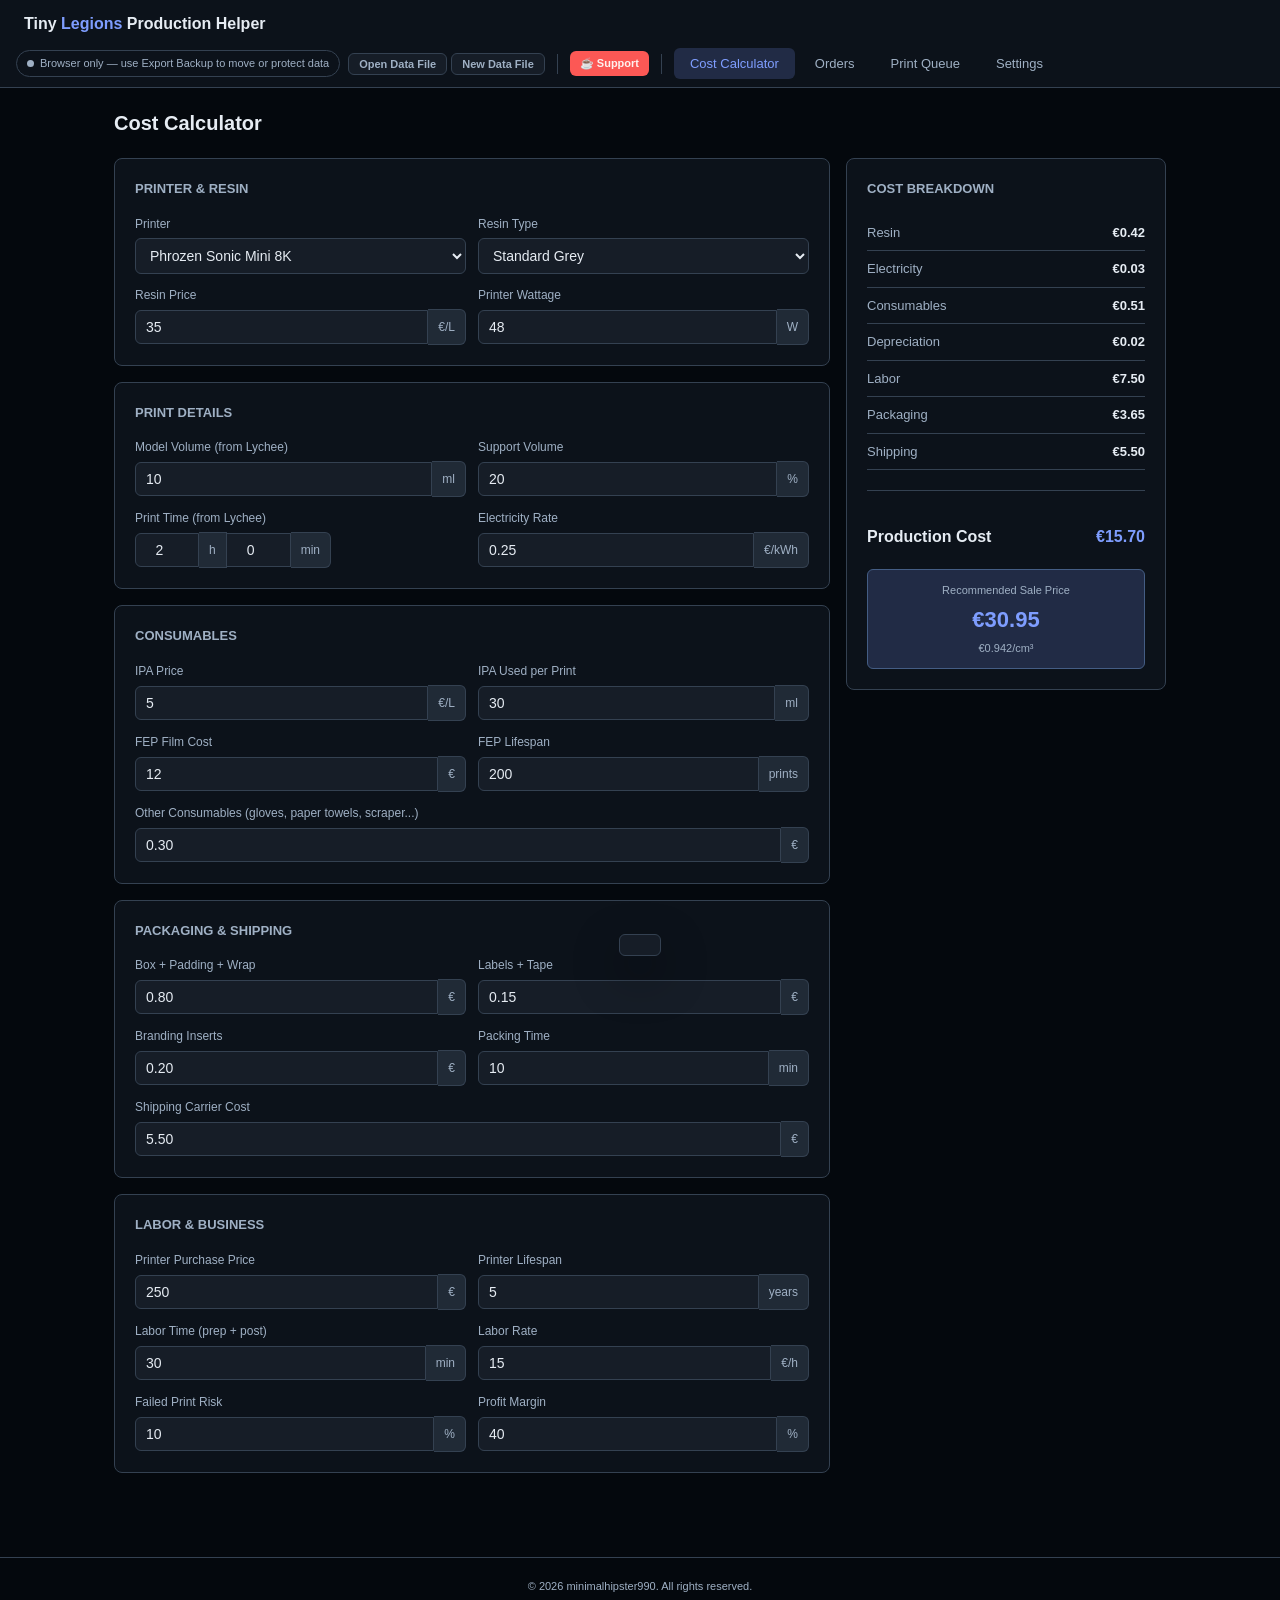
<file: index.html>
<!DOCTYPE html>
<html lang="en">
<head>
  <meta charset="UTF-8">
  <meta name="viewport" content="width=device-width, initial-scale=1.0">
  <title>Tiny Legions — Production Helper</title>
  <link rel="stylesheet" href="css/style.css">
  <link rel="manifest" href="manifest.json">
  <link rel="apple-touch-icon" href="icons/icon-192.svg">
  <meta name="apple-mobile-web-app-capable" content="yes">
  <meta name="apple-mobile-web-app-status-bar-style" content="black-translucent">
  <meta name="apple-mobile-web-app-title" content="TL Production Helper">
  <meta name="theme-color" content="#1a1d27">
</head>
<body>

<!-- ── Header ─────────────────────────────────────────────────────────────── -->
<header class="app-header">
  <div class="app-header-top">
    <div class="app-logo">Tiny <span>Legions</span> Production Helper</div>
  </div>
  <div class="app-header-bar">
    <div id="file-status" class="file-status disconnected" title="Data saved in browser only">
      <span class="file-dot"></span> Browser only
    </div>
    <div class="file-actions">
      <button class="btn-file" onclick="handleOpenExisting()">Open Data File</button>
      <button class="btn-file" onclick="handleConnectNew()">New Data File</button>
    </div>
    <div class="header-divider"></div>
    <a class="btn-kofi" href="https://ko-fi.com/minimalhipster990" target="_blank" rel="noopener">☕ Support</a>
    <div class="header-divider"></div>
    <nav class="tab-nav">
      <button class="tab-btn" data-tab="calculator" onclick="showTab('calculator')">Cost Calculator</button>
      <button class="tab-btn" data-tab="orders" onclick="showTab('orders')">Orders</button>
      <button class="tab-btn" data-tab="queue" onclick="showTab('queue')">Print Queue</button>
      <button class="tab-btn" data-tab="settings" onclick="showTab('settings')">Settings</button>
    </nav>
  </div>
</header>

<main class="main">

  <!-- ── Tab: Calculator ──────────────────────────────────────────────────── -->
  <div id="tab-calculator" class="tab-panel">
    <h1 class="page-title">Cost Calculator</h1>
    <div class="calc-grid">
      <!-- Inputs -->
      <div>
        <div class="card">
          <div class="card-title">Printer & Resin</div>
          <div class="form-grid">
            <div class="form-group">
              <label>Printer</label>
              <select id="calc-printer" onchange="calcUpdatePrinter()"></select>
            </div>
            <div class="form-group">
              <label>Resin Type</label>
              <select id="calc-resin-type" onchange="calcUpdateResinPrice()"></select>
            </div>
            <div class="form-group">
              <label>Resin Price</label>
              <div class="input-with-unit">
                <input type="number" id="calc-resin-price" min="0" step="0.5" value="35" oninput="calcRun()">
                <span class="unit" data-curr="per-L">€/L</span>
              </div>
            </div>
            <div class="form-group">
              <label>Printer Wattage</label>
              <div class="input-with-unit">
                <input type="number" id="calc-wattage" min="0" step="1" value="48" oninput="calcRun()">
                <span class="unit">W</span>
              </div>
            </div>
          </div>
        </div>

        <div class="card">
          <div class="card-title">Print Details</div>
          <div class="form-grid">
            <div class="form-group">
              <label>Model Volume (from Lychee)</label>
              <div class="input-with-unit">
                <input type="number" id="calc-volume" min="0" step="0.1" value="10" oninput="calcRun()">
                <span class="unit">ml</span>
              </div>
            </div>
            <div class="form-group">
              <label>Support Volume</label>
              <div class="input-with-unit">
                <input type="number" id="calc-support-pct" min="0" max="100" step="1" value="20" oninput="calcRun()">
                <span class="unit">%</span>
              </div>
            </div>
            <div class="form-group">
              <label>Print Time (from Lychee)</label>
              <div class="time-input">
                <input type="number" id="calc-hours" min="0" step="1" value="2" oninput="calcRun()" onblur="calcNormalizeTime(); calcRun()">
                <span class="unit">h</span>
                <input type="number" id="calc-minutes" min="0" step="1" value="0" oninput="calcRun()" onblur="calcNormalizeTime(); calcRun()">
                <span class="unit">min</span>
              </div>
            </div>
            <div class="form-group">
              <label>Electricity Rate</label>
              <div class="input-with-unit">
                <input type="number" id="calc-electricity" min="0" step="0.01" value="0.25" oninput="calcRun()">
                <span class="unit" data-curr="per-kWh">€/kWh</span>
              </div>
            </div>
          </div>
        </div>

        <div class="card">
          <div class="card-title">Consumables</div>
          <div class="form-grid">
            <div class="form-group">
              <label>IPA Price</label>
              <div class="input-with-unit">
                <input type="number" id="calc-ipa-price" min="0" step="0.1" value="5" oninput="calcRun()">
                <span class="unit" data-curr="per-L">€/L</span>
              </div>
            </div>
            <div class="form-group">
              <label>IPA Used per Print</label>
              <div class="input-with-unit">
                <input type="number" id="calc-ipa-per-print" min="0" step="1" value="30" oninput="calcRun()">
                <span class="unit">ml</span>
              </div>
            </div>
            <div class="form-group">
              <label>FEP Film Cost</label>
              <div class="input-with-unit">
                <input type="number" id="calc-fep-cost" min="0" step="0.5" value="12" oninput="calcRun()">
                <span class="unit" data-curr="flat">€</span>
              </div>
            </div>
            <div class="form-group">
              <label>FEP Lifespan</label>
              <div class="input-with-unit">
                <input type="number" id="calc-fep-lifespan" min="1" step="10" value="200" oninput="calcRun()">
                <span class="unit">prints</span>
              </div>
            </div>
            <div class="form-group full">
              <label>Other Consumables (gloves, paper towels, scraper...)</label>
              <div class="input-with-unit">
                <input type="number" id="calc-other-consumables" min="0" step="0.01" value="0.30" oninput="calcRun()">
                <span class="unit" data-curr="flat">€</span>
              </div>
            </div>
          </div>
        </div>

        <div class="card">
          <div class="card-title">Packaging & Shipping</div>
          <div class="form-grid">
            <div class="form-group">
              <label>Box + Padding + Wrap</label>
              <div class="input-with-unit">
                <input type="number" id="calc-box-materials" min="0" step="0.01" value="0.80" oninput="calcRun()">
                <span class="unit" data-curr="flat">€</span>
              </div>
            </div>
            <div class="form-group">
              <label>Labels + Tape</label>
              <div class="input-with-unit">
                <input type="number" id="calc-labels-tape" min="0" step="0.01" value="0.15" oninput="calcRun()">
                <span class="unit" data-curr="flat">€</span>
              </div>
            </div>
            <div class="form-group">
              <label>Branding Inserts</label>
              <div class="input-with-unit">
                <input type="number" id="calc-branding" min="0" step="0.01" value="0.20" oninput="calcRun()">
                <span class="unit" data-curr="flat">€</span>
              </div>
            </div>
            <div class="form-group">
              <label>Packing Time</label>
              <div class="input-with-unit">
                <input type="number" id="calc-packing-time" min="0" step="1" value="10" oninput="calcRun()">
                <span class="unit">min</span>
              </div>
            </div>
            <div class="form-group full">
              <label>Shipping Carrier Cost</label>
              <div class="input-with-unit">
                <input type="number" id="calc-shipping-cost" min="0" step="0.01" value="5.50" oninput="calcRun()">
                <span class="unit" data-curr="flat">€</span>
              </div>
            </div>
          </div>
        </div>

        <div class="card">
          <div class="card-title">Labor & Business</div>
          <div class="form-grid">
            <div class="form-group">
              <label>Printer Purchase Price</label>
              <div class="input-with-unit">
                <input type="number" id="calc-purchase-price" min="0" step="10" value="250" oninput="calcRun()">
                <span class="unit" data-curr="flat">€</span>
              </div>
            </div>
            <div class="form-group">
              <label>Printer Lifespan</label>
              <div class="input-with-unit">
                <input type="number" id="calc-lifespan" min="1" step="1" value="5" oninput="calcRun()">
                <span class="unit">years</span>
              </div>
            </div>
            <div class="form-group">
              <label>Labor Time (prep + post)</label>
              <div class="input-with-unit">
                <input type="number" id="calc-labor-time" min="0" step="5" value="30" oninput="calcRun()">
                <span class="unit">min</span>
              </div>
            </div>
            <div class="form-group">
              <label>Labor Rate</label>
              <div class="input-with-unit">
                <input type="number" id="calc-labor-rate" min="0" step="1" value="15" oninput="calcRun()">
                <span class="unit" data-curr="per-h">€/h</span>
              </div>
            </div>
            <div class="form-group">
              <label>Failed Print Risk</label>
              <div class="input-with-unit">
                <input type="number" id="calc-risk" min="0" max="100" step="1" value="10" oninput="calcRun()">
                <span class="unit">%</span>
              </div>
            </div>
            <div class="form-group">
              <label>Profit Margin</label>
              <div class="input-with-unit">
                <input type="number" id="calc-margin" min="0" max="99" step="1" value="40" oninput="calcRun()">
                <span class="unit">%</span>
              </div>
            </div>
          </div>
        </div>
      </div>

      <!-- Results -->
      <div class="results-card">
        <div class="card-title">Cost Breakdown</div>
        <div class="result-row"><span class="label">Resin</span><span class="value" id="out-resin">€0.00</span></div>
        <div class="result-row"><span class="label">Electricity</span><span class="value" id="out-electricity">€0.00</span></div>
        <div class="result-row"><span class="label">Consumables</span><span class="value" id="out-consumables">€0.00</span></div>
        <div class="result-row"><span class="label">Depreciation</span><span class="value" id="out-depreciation">€0.00</span></div>
        <div class="result-row"><span class="label">Labor</span><span class="value" id="out-labor">€0.00</span></div>
        <div class="result-row"><span class="label">Packaging</span><span class="value" id="out-packaging">€0.00</span></div>
        <div class="result-row"><span class="label">Shipping</span><span class="value" id="out-shipping">€0.00</span></div>
        <div class="section-divider"></div>
        <div class="result-total"><span class="label">Production Cost</span><span class="value" id="out-total">€0.00</span></div>
        <div class="result-sale">
          <div class="sale-label">Recommended Sale Price</div>
          <div class="sale-value" id="out-sale-price">€0.00</div>
          <div class="per-cm3" id="out-per-cm3">€0.000/cm³</div>
        </div>
      </div>
    </div>
  </div>

  <!-- ── Tab: Orders ───────────────────────────────────────────────────────── -->
  <div id="tab-orders" class="tab-panel">
    <h1 class="page-title">Orders</h1>
    <div class="toolbar">
      <button class="btn btn-primary" onclick="openOrderModal()">+ Add Order</button>
      <label class="btn btn-secondary" style="cursor:pointer">
        Import CSV
        <input type="file" accept=".csv" style="display:none" onchange="importOrdersCSV(this.files[0])">
      </label>
    </div>
    <div class="table-wrap">
      <table>
        <thead>
          <tr>
            <th>Order ID</th>
            <th>Customer</th>
            <th>Model</th>
            <th>Footprint W×D (mm)</th>
            <th>Height (mm)</th>
            <th>Qty</th>
            <th>Print Time</th>
            <th>Total Time</th>
            <th>Resin</th>
            <th>Deadline</th>
            <th>Actions</th>
          </tr>
        </thead>
        <tbody id="orders-tbody">
          <tr><td colspan="11" class="empty-state">No orders yet. Click "Add Order" to start.</td></tr>
        </tbody>
      </table>
    </div>
  </div>

  <!-- ── Tab: Queue ────────────────────────────────────────────────────────── -->
  <div id="tab-queue" class="tab-panel">
    <h1 class="page-title">Print Queue</h1>

    <div class="card" style="margin-bottom:16px">
      <div class="card-title">Printer Fleet</div>
      <p class="fleet-hint">Add the printers you have available and how many of each. The queue will only assign batches to these printers.</p>
      <div id="fleet-container"></div>
      <div class="fleet-add-row">
        <select id="fleet-add-select"></select>
        <button class="btn btn-secondary" onclick="addToFleet()">+ Add Printer</button>
      </div>
    </div>

    <div class="toolbar">
      <button class="btn btn-primary" onclick="renderQueue()">Generate Queue</button>
      <button class="btn btn-secondary" onclick="exportQueueCSV(currentBatches)">Export CSV</button>
    </div>
    <div id="queue-alert"></div>
    <div id="queue-container">
      <div class="empty-state">Configure your fleet above, then click "Generate Queue".</div>
    </div>
  </div>

  <!-- ── Tab: Settings ─────────────────────────────────────────────────────── -->
  <div id="tab-settings" class="tab-panel">
    <h1 class="page-title">Settings</h1>
    <div class="settings-grid">
      <!-- Global Defaults -->
      <div class="card">
        <div class="card-title">Global Defaults</div>
        <div class="setting-row">
          <label>Currency</label>
          <select id="s-currency" onchange="onCurrencyChange()" style="width:160px;flex-shrink:0">
            <option value="EUR">€ Euro</option>
            <option value="USD">$ US Dollar</option>
            <option value="GBP">£ British Pound</option>
            <option value="CHF">CHF Swiss Franc</option>
            <option value="JPY">¥ Japanese Yen</option>
            <option value="CAD">CA$ Canadian Dollar</option>
            <option value="AUD">AU$ Australian Dollar</option>
            <option value="CNY">¥ Chinese Yuan</option>
            <option value="KRW">₩ Korean Won</option>
            <option value="PLN">zł Polish Zloty</option>
            <option value="SEK">kr Swedish Krona</option>
            <option value="NOK">kr Norwegian Krone</option>
            <option value="DKK">kr Danish Krone</option>
            <option value="CZK">Kč Czech Koruna</option>
          </select>
        </div>
        <div class="setting-row">
          <label>Electricity Rate</label>
          <div class="input-with-unit"><input type="number" id="s-electricity" min="0" step="0.01"><span class="unit" data-curr="per-kWh">€/kWh</span></div>
        </div>
        <div class="setting-row">
          <label>Labor Rate</label>
          <div class="input-with-unit"><input type="number" id="s-labor-rate" min="0" step="1"><span class="unit" data-curr="per-h">€/h</span></div>
        </div>
        <div class="setting-row">
          <label>Failed Print Risk</label>
          <div class="input-with-unit"><input type="number" id="s-risk" min="0" max="100" step="1"><span class="unit">%</span></div>
        </div>
        <div class="setting-row">
          <label>Profit Margin</label>
          <div class="input-with-unit"><input type="number" id="s-margin" min="0" max="99" step="1"><span class="unit">%</span></div>
        </div>
      </div>

      <!-- Consumables -->
      <div class="card">
        <div class="card-title">Consumables</div>
        <div class="setting-row">
          <label>IPA Price</label>
          <div class="input-with-unit"><input type="number" id="s-ipa-price" min="0" step="0.1"><span class="unit" data-curr="per-L">€/L</span></div>
        </div>
        <div class="setting-row">
          <label>IPA per Print</label>
          <div class="input-with-unit"><input type="number" id="s-ipa-per-print" min="0" step="1"><span class="unit">ml</span></div>
        </div>
        <div class="setting-row">
          <label>FEP Film Cost</label>
          <div class="input-with-unit"><input type="number" id="s-fep-cost" min="0" step="0.5"><span class="unit" data-curr="flat">€</span></div>
        </div>
        <div class="setting-row">
          <label>FEP Lifespan</label>
          <div class="input-with-unit"><input type="number" id="s-fep-lifespan" min="1" step="10"><span class="unit">prints</span></div>
        </div>
      </div>

      <!-- Resin Types -->
      <div class="card">
        <div class="card-title">Resin Types</div>
        <div id="resin-prices-container"></div>
        <div style="margin-top:12px">
          <button class="btn btn-secondary" onclick="addResinRow()">+ Add Resin</button>
        </div>
      </div>

      <!-- Printers -->
      <div class="card">
        <div class="card-title">Printer Depreciation</div>
        <div id="printer-dep-container"></div>
        <div class="section-divider" style="margin: 16px 0 12px"></div>
        <div class="card-title" style="margin-bottom:10px">Custom Printers</div>
        <div id="custom-printers-container"></div>
        <div style="margin-top:8px">
          <button class="btn btn-secondary" onclick="addCustomPrinterRow()">+ Add Printer</button>
        </div>
      </div>
    </div>

    <div style="margin-top:16px; display:flex; gap:8px; flex-wrap:wrap;">
      <button class="btn btn-primary" onclick="saveSettingsForm()">Save Settings</button>
      <button class="btn btn-secondary" onclick="exportAllData()">Export Backup</button>
      <label class="btn btn-secondary" style="cursor:pointer">
        Import Backup
        <input type="file" accept=".json" style="display:none" onchange="
          const r = new FileReader();
          r.onload = e => { if(importAllData(e.target.result)) { orders=loadOrders(); settings=loadSettings(); initSettingsTab(); showToast('Backup imported.'); } else { alert('Invalid backup file.'); } };
          r.readAsText(this.files[0]);
        ">
      </label>
    </div>
  </div>

</main>

<!-- ── Order Modal ─────────────────────────────────────────────────────────── -->
<div id="order-modal" class="modal-overlay" onclick="if(event.target===this)closeOrderModal()">
  <div class="modal">
    <div class="modal-header">
      <span id="modal-title" class="modal-title">Add Order</span>
      <button class="btn-icon" onclick="closeOrderModal()">✕</button>
    </div>
    <div class="form-grid">
      <div class="form-group">
        <label>Order ID</label>
        <input type="text" id="field-orderId" placeholder="e.g. #1042">
      </div>
      <div class="form-group">
        <label>Customer</label>
        <input type="text" id="field-customer" placeholder="Customer name">
      </div>
      <div class="form-group full">
        <label>Model / Plate Name *</label>
        <input type="text" id="field-modelName" placeholder="e.g. Panopticon Guard x3">
      </div>
      <div class="form-group full">
        <label>Order Type</label>
        <div class="order-type-toggle">
          <button type="button" class="order-type-btn active" data-type="model" onclick="setOrderType('model')">
            Single Models
            <small>App packs the plate for you</small>
          </button>
          <button type="button" class="order-type-btn" data-type="plate" onclick="setOrderType('plate')">
            Full Plate
            <small>Already arranged in Lychee</small>
          </button>
        </div>
        <input type="hidden" id="field-orderType" value="model">
      </div>
      <div class="form-group full lychee-hint">
        <span class="hint-icon">?</span>
        <span><strong>Single Models:</strong> enter one model's X/Y/Z from Lychee — app figures out how many fit per plate.<br>
        <strong>Full Plate:</strong> enter the plate's total footprint and print time from Lychee — used as-is.</span>
      </div>
      <div class="form-group">
        <label>Footprint Width — X (mm) *</label>
        <input type="number" id="field-footprintW" min="0" step="0.1" placeholder="X from Lychee">
      </div>
      <div class="form-group">
        <label>Footprint Depth — Y (mm) *</label>
        <input type="number" id="field-footprintD" min="0" step="0.1" placeholder="Y from Lychee">
      </div>
      <div class="form-group">
        <label>Height — Z (mm)</label>
        <input type="number" id="field-height" min="0" step="0.1" placeholder="Z from Lychee">
      </div>
      <div class="form-group">
        <label>Quantity</label>
        <input type="number" id="field-quantity" min="1" step="1" value="1">
      </div>
      <div class="form-group full">
        <label>Print Time (from Lychee)</label>
        <div class="time-input">
          <input type="number" id="field-printTimeH" min="0" step="1" value="0">
          <span class="unit">h</span>
          <input type="number" id="field-printTimeMin" min="0" max="59" step="1" value="0">
          <span class="unit">min</span>
        </div>
      </div>
      <div class="form-group">
        <label>Resin Type</label>
        <select id="field-resinType"></select>
      </div>
      <div class="form-group">
        <label>Deadline</label>
        <input type="date" id="field-deadline">
      </div>
      <div class="form-group">
        <label>Resin Volume (ml, optional)</label>
        <div class="input-with-unit">
          <input type="number" id="field-resinVolume" min="0" step="0.1" placeholder="From Lychee">
          <span class="unit">ml</span>
        </div>
      </div>
      <div class="form-group full">
        <label>Notes</label>
        <input type="text" id="field-notes" placeholder="Optional notes">
      </div>
    </div>
    <div class="modal-footer">
      <button class="btn btn-secondary" onclick="closeOrderModal()">Cancel</button>
      <button class="btn btn-primary" onclick="saveOrder()">Save Order</button>
    </div>
  </div>
</div>

<!-- ── Toast ──────────────────────────────────────────────────────────────── -->
<div id="toast" class="toast"></div>

<!-- ── Scripts ────────────────────────────────────────────────────────────── -->
<footer class="app-footer">
  &copy; 2026 minimalhipster990. All rights reserved.
</footer>

<script src="js/printers.js"></script>
<script src="js/storage.js"></script>
<script src="js/calculator.js"></script>
<script src="js/optimizer.js"></script>
<script src="js/scheduler.js"></script>
<script src="js/app.js"></script>
<script>
  if ('serviceWorker' in navigator) {
    navigator.serviceWorker.register('./sw.js');
  }
</script>

</body>
</html>
</file>
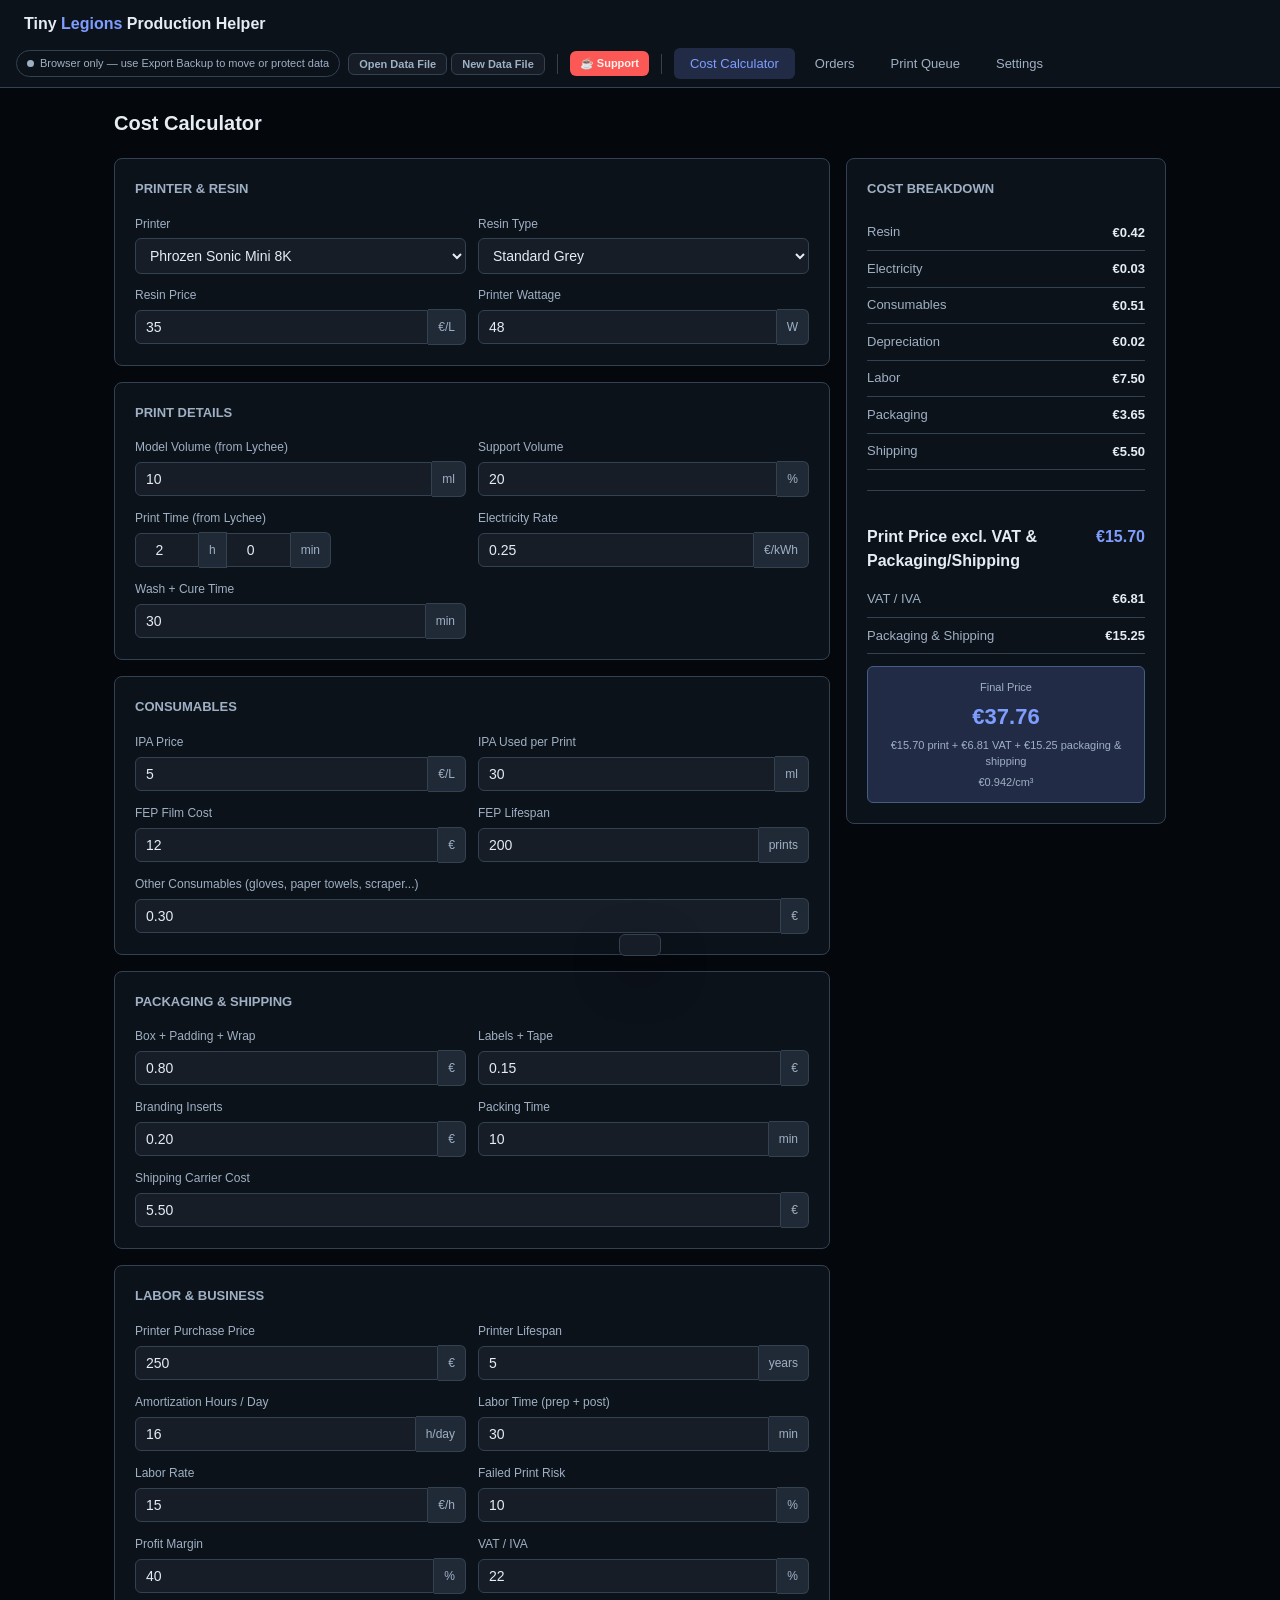
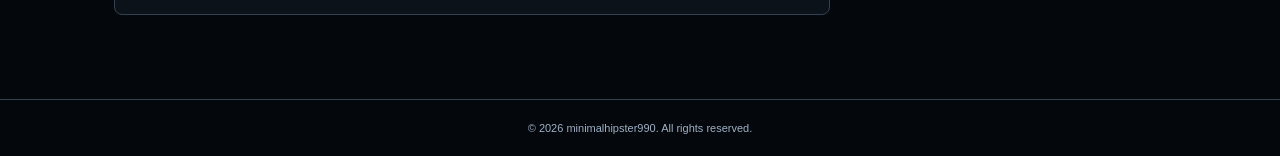
<file: Calculator.html>
<!DOCTYPE html>
<html lang="en">
<head>
  <meta charset="UTF-8">
  <meta name="viewport" content="width=device-width, initial-scale=1.0">
  <title>Tiny Legions — Production Helper</title>
  <link rel="stylesheet" href="css/style.css">
  <link rel="manifest" href="manifest.json">
  <link rel="apple-touch-icon" href="icons/icon-192.svg">
  <meta name="apple-mobile-web-app-capable" content="yes">
  <meta name="apple-mobile-web-app-status-bar-style" content="black-translucent">
  <meta name="apple-mobile-web-app-title" content="TL Production Helper">
  <meta name="theme-color" content="#1a1d27">
</head>
<body>

<!-- ── Header ─────────────────────────────────────────────────────────────── -->
<header class="app-header">
  <div class="app-header-top">
    <div class="app-logo">Tiny <span>Legions</span> Production Helper</div>
  </div>
  <div class="app-header-bar">
    <div id="file-status" class="file-status disconnected" title="Data saved in browser only">
      <span class="file-dot"></span> Browser only
    </div>
    <div class="file-actions">
      <button class="btn-file" onclick="handleOpenExisting()">Open Data File</button>
      <button class="btn-file" onclick="handleConnectNew()">New Data File</button>
    </div>
    <div class="header-divider"></div>
    <a class="btn-kofi" href="https://ko-fi.com/minimalhipster990" target="_blank" rel="noopener">☕ Support</a>
    <div class="header-divider"></div>
    <nav class="tab-nav">
      <button class="tab-btn" data-tab="calculator" onclick="showTab('calculator')">Cost Calculator</button>
      <button class="tab-btn" data-tab="orders" onclick="showTab('orders')">Orders</button>
      <button class="tab-btn" data-tab="queue" onclick="showTab('queue')">Print Queue</button>
      <button class="tab-btn" data-tab="settings" onclick="showTab('settings')">Settings</button>
    </nav>
  </div>
</header>

<main class="main">

  <!-- ── Tab: Calculator ──────────────────────────────────────────────────── -->
  <div id="tab-calculator" class="tab-panel">
    <h1 class="page-title">Cost Calculator</h1>
    <div class="calc-grid">
      <!-- Inputs -->
      <div>
        <div class="card">
          <div class="card-title">Printer & Resin</div>
          <div class="form-grid">
            <div class="form-group">
              <label>Printer</label>
              <select id="calc-printer" onchange="calcUpdatePrinter()"></select>
            </div>
            <div class="form-group">
              <label>Resin Type</label>
              <select id="calc-resin-type" onchange="calcUpdateResinPrice()"></select>
            </div>
            <div class="form-group">
              <label>Resin Price</label>
              <div class="input-with-unit">
                <input type="number" id="calc-resin-price" min="0" step="0.5" value="35" oninput="calcRun()">
                <span class="unit" data-curr="per-L">€/L</span>
              </div>
            </div>
            <div class="form-group">
              <label>Printer Wattage</label>
              <div class="input-with-unit">
                <input type="number" id="calc-wattage" min="0" step="1" value="48" oninput="calcRun()">
                <span class="unit">W</span>
              </div>
            </div>
          </div>
        </div>

        <div class="card">
          <div class="card-title">Print Details</div>
          <div class="form-grid">
            <div class="form-group">
              <label>Model Volume (from Lychee)</label>
              <div class="input-with-unit">
                <input type="number" id="calc-volume" min="0" step="0.1" value="10" oninput="calcRun()">
                <span class="unit">ml</span>
              </div>
            </div>
            <div class="form-group">
              <label>Support Volume</label>
              <div class="input-with-unit">
                <input type="number" id="calc-support-pct" min="0" max="100" step="1" value="20" oninput="calcRun()">
                <span class="unit">%</span>
              </div>
            </div>
            <div class="form-group">
              <label>Print Time (from Lychee)</label>
              <div class="time-input">
                <input type="number" id="calc-hours" min="0" step="1" value="2" oninput="calcRun()" onblur="calcNormalizeTime(); calcRun()">
                <span class="unit">h</span>
                <input type="number" id="calc-minutes" min="0" step="1" value="0" oninput="calcRun()" onblur="calcNormalizeTime(); calcRun()">
                <span class="unit">min</span>
              </div>
            </div>
            <div class="form-group">
              <label>Electricity Rate</label>
              <div class="input-with-unit">
                <input type="number" id="calc-electricity" min="0" step="0.01" value="0.25" oninput="calcRun()">
                <span class="unit" data-curr="per-kWh">€/kWh</span>
              </div>
            </div>
            <div class="form-group">
              <label>Wash + Cure Time</label>
              <div class="input-with-unit">
                <input type="number" id="calc-wash-cure-time" min="0" step="5" value="30" oninput="calcRun()">
                <span class="unit">min</span>
              </div>
            </div>
          </div>
        </div>

        <div class="card">
          <div class="card-title">Consumables</div>
          <div class="form-grid">
            <div class="form-group">
              <label>IPA Price</label>
              <div class="input-with-unit">
                <input type="number" id="calc-ipa-price" min="0" step="0.1" value="5" oninput="calcRun()">
                <span class="unit" data-curr="per-L">€/L</span>
              </div>
            </div>
            <div class="form-group">
              <label>IPA Used per Print</label>
              <div class="input-with-unit">
                <input type="number" id="calc-ipa-per-print" min="0" step="1" value="30" oninput="calcRun()">
                <span class="unit">ml</span>
              </div>
            </div>
            <div class="form-group">
              <label>FEP Film Cost</label>
              <div class="input-with-unit">
                <input type="number" id="calc-fep-cost" min="0" step="0.5" value="12" oninput="calcRun()">
                <span class="unit" data-curr="flat">€</span>
              </div>
            </div>
            <div class="form-group">
              <label>FEP Lifespan</label>
              <div class="input-with-unit">
                <input type="number" id="calc-fep-lifespan" min="1" step="10" value="200" oninput="calcRun()">
                <span class="unit">prints</span>
              </div>
            </div>
            <div class="form-group full">
              <label>Other Consumables (gloves, paper towels, scraper...)</label>
              <div class="input-with-unit">
                <input type="number" id="calc-other-consumables" min="0" step="0.01" value="0.30" oninput="calcRun()">
                <span class="unit" data-curr="flat">€</span>
              </div>
            </div>
          </div>
        </div>

        <div class="card">
          <div class="card-title">Packaging & Shipping</div>
          <div class="form-grid">
            <div class="form-group">
              <label>Box + Padding + Wrap</label>
              <div class="input-with-unit">
                <input type="number" id="calc-box-materials" min="0" step="0.01" value="0.80" oninput="calcRun()">
                <span class="unit" data-curr="flat">€</span>
              </div>
            </div>
            <div class="form-group">
              <label>Labels + Tape</label>
              <div class="input-with-unit">
                <input type="number" id="calc-labels-tape" min="0" step="0.01" value="0.15" oninput="calcRun()">
                <span class="unit" data-curr="flat">€</span>
              </div>
            </div>
            <div class="form-group">
              <label>Branding Inserts</label>
              <div class="input-with-unit">
                <input type="number" id="calc-branding" min="0" step="0.01" value="0.20" oninput="calcRun()">
                <span class="unit" data-curr="flat">€</span>
              </div>
            </div>
            <div class="form-group">
              <label>Packing Time</label>
              <div class="input-with-unit">
                <input type="number" id="calc-packing-time" min="0" step="1" value="10" oninput="calcRun()">
                <span class="unit">min</span>
              </div>
            </div>
            <div class="form-group full">
              <label>Shipping Carrier Cost</label>
              <div class="input-with-unit">
                <input type="number" id="calc-shipping-cost" min="0" step="0.01" value="5.50" oninput="calcRun()">
                <span class="unit" data-curr="flat">€</span>
              </div>
            </div>
          </div>
        </div>

        <div class="card">
          <div class="card-title">Labor & Business</div>
          <div class="form-grid">
            <div class="form-group">
              <label>Printer Purchase Price</label>
              <div class="input-with-unit">
                <input type="number" id="calc-purchase-price" min="0" step="10" value="250" oninput="calcRun()">
                <span class="unit" data-curr="flat">€</span>
              </div>
            </div>
            <div class="form-group">
              <label>Printer Lifespan</label>
              <div class="input-with-unit">
                <input type="number" id="calc-lifespan" min="1" step="1" value="5" oninput="calcRun()">
                <span class="unit">years</span>
              </div>
            </div>
            <div class="form-group">
              <label>Amortization Hours / Day</label>
              <div class="input-with-unit">
                <input type="number" id="calc-operating-hours" min="1" max="24" step="0.5" value="16" oninput="calcRun()">
                <span class="unit">h/day</span>
              </div>
            </div>
            <div class="form-group">
              <label>Labor Time (prep + post)</label>
              <div class="input-with-unit">
                <input type="number" id="calc-labor-time" min="0" step="5" value="30" oninput="calcRun()">
                <span class="unit">min</span>
              </div>
            </div>
            <div class="form-group">
              <label>Labor Rate</label>
              <div class="input-with-unit">
                <input type="number" id="calc-labor-rate" min="0" step="1" value="15" oninput="calcRun()">
                <span class="unit" data-curr="per-h">€/h</span>
              </div>
            </div>
            <div class="form-group">
              <label>Failed Print Risk</label>
              <div class="input-with-unit">
                <input type="number" id="calc-risk" min="0" max="100" step="1" value="10" oninput="calcRun()">
                <span class="unit">%</span>
              </div>
            </div>
            <div class="form-group">
              <label>Profit Margin</label>
              <div class="input-with-unit">
                <input type="number" id="calc-margin" min="0" max="99" step="1" value="40" oninput="calcRun()">
                <span class="unit">%</span>
              </div>
            </div>
            <div class="form-group">
              <label>VAT / IVA</label>
              <div class="input-with-unit">
                <input type="number" id="calc-vat-rate" min="0" max="100" step="0.1" value="22" oninput="calcRun()">
                <span class="unit">%</span>
              </div>
            </div>
          </div>
        </div>
      </div>

      <!-- Results -->
      <div class="results-card">
        <div class="card-title">Cost Breakdown</div>
        <div class="result-row"><span class="label">Resin</span><span class="value" id="out-resin">€0.00</span></div>
        <div class="result-row"><span class="label">Electricity</span><span class="value" id="out-electricity">€0.00</span></div>
        <div class="result-row"><span class="label">Consumables</span><span class="value" id="out-consumables">€0.00</span></div>
        <div class="result-row"><span class="label">Depreciation</span><span class="value" id="out-depreciation">€0.00</span></div>
        <div class="result-row"><span class="label">Labor</span><span class="value" id="out-labor">€0.00</span></div>
        <div class="result-row"><span class="label">Packaging</span><span class="value" id="out-packaging">€0.00</span></div>
        <div class="result-row"><span class="label">Shipping</span><span class="value" id="out-shipping">€0.00</span></div>
        <div class="section-divider"></div>
        <div class="result-total"><span class="label">Print Price excl. VAT & Packaging/Shipping</span><span class="value" id="out-total">€0.00</span></div>
        <div class="result-row"><span class="label">VAT / IVA</span><span class="value" id="out-vat">€0.00</span></div>
        <div class="result-row"><span class="label">Packaging & Shipping</span><span class="value" id="out-fulfillment">€0.00</span></div>
        <div class="result-sale">
          <div class="sale-label">Final Price</div>
          <div class="sale-value" id="out-sale-price">€0.00</div>
          <div class="per-cm3" id="out-price-breakdown">€0.00 print + €0.00 VAT + €0.00 packaging & shipping</div>
          <div class="per-cm3" id="out-per-cm3">€0.000/cm³</div>
        </div>
      </div>
    </div>
  </div>

  <!-- ── Tab: Orders ───────────────────────────────────────────────────────── -->
  <div id="tab-orders" class="tab-panel">
    <h1 class="page-title">Orders</h1>
    <div class="toolbar">
      <button class="btn btn-primary" onclick="openOrderModal()">+ Add Order</button>
      <label class="btn btn-secondary" style="cursor:pointer">
        Import CSV
        <input type="file" accept=".csv" style="display:none" onchange="importOrdersCSV(this.files[0])">
      </label>
    </div>
    <div class="table-wrap">
      <table>
        <thead>
          <tr>
            <th>Order ID</th>
            <th>Customer</th>
            <th>Model</th>
            <th>Footprint W×D (mm)</th>
            <th>Height (mm)</th>
            <th>Qty</th>
            <th>Print Time</th>
            <th>Total Time</th>
            <th>Resin</th>
            <th>Deadline</th>
            <th>Actions</th>
          </tr>
        </thead>
        <tbody id="orders-tbody">
          <tr><td colspan="11" class="empty-state">No orders yet. Click "Add Order" to start.</td></tr>
        </tbody>
      </table>
    </div>
  </div>

  <!-- ── Tab: Queue ────────────────────────────────────────────────────────── -->
  <div id="tab-queue" class="tab-panel">
    <h1 class="page-title">Print Queue</h1>

    <div class="card" style="margin-bottom:16px">
      <div class="card-title">Printer Fleet</div>
      <p class="fleet-hint">Add the printers you have available and how many of each. The queue will only assign batches to these printers.</p>
      <div id="fleet-container"></div>
      <div class="fleet-add-row">
        <select id="fleet-add-select"></select>
        <button class="btn btn-secondary" onclick="addToFleet()">+ Add Printer</button>
      </div>
    </div>

    <div class="toolbar">
      <button class="btn btn-primary" onclick="renderQueue()">Generate Queue</button>
      <button class="btn btn-secondary" onclick="exportCurrentQueueCSV()">Export CSV</button>
    </div>
    <div id="queue-alert"></div>
    <div id="queue-container">
      <div class="empty-state">Configure your fleet above, then click "Generate Queue".</div>
    </div>
  </div>

  <!-- ── Tab: Settings ─────────────────────────────────────────────────────── -->
  <div id="tab-settings" class="tab-panel">
    <h1 class="page-title">Settings</h1>
    <div class="settings-grid">
      <!-- Global Defaults -->
      <div class="card">
        <div class="card-title">Global Defaults</div>
        <div class="setting-row">
          <label>Currency</label>
          <select id="s-currency" onchange="onCurrencyChange()" style="width:160px;flex-shrink:0">
            <option value="EUR">€ Euro</option>
            <option value="USD">$ US Dollar</option>
            <option value="GBP">£ British Pound</option>
            <option value="CHF">CHF Swiss Franc</option>
            <option value="JPY">¥ Japanese Yen</option>
            <option value="CAD">CA$ Canadian Dollar</option>
            <option value="AUD">AU$ Australian Dollar</option>
            <option value="CNY">¥ Chinese Yuan</option>
            <option value="KRW">₩ Korean Won</option>
            <option value="PLN">zł Polish Zloty</option>
            <option value="SEK">kr Swedish Krona</option>
            <option value="NOK">kr Norwegian Krone</option>
            <option value="DKK">kr Danish Krone</option>
            <option value="CZK">Kč Czech Koruna</option>
          </select>
        </div>
        <div class="setting-row">
          <label>Electricity Rate</label>
          <div class="input-with-unit"><input type="number" id="s-electricity" min="0" step="0.01"><span class="unit" data-curr="per-kWh">€/kWh</span></div>
        </div>
        <div class="setting-row">
          <label>Wash + Cure Time</label>
          <div class="input-with-unit"><input type="number" id="s-wash-cure-time" min="0" step="5"><span class="unit">min</span></div>
        </div>
        <div class="setting-row">
          <label>Labor Rate</label>
          <div class="input-with-unit"><input type="number" id="s-labor-rate" min="0" step="1"><span class="unit" data-curr="per-h">€/h</span></div>
        </div>
        <div class="setting-row">
          <label>Amortization Hours / Day</label>
          <div class="input-with-unit"><input type="number" id="s-operating-hours" min="1" max="24" step="0.5"><span class="unit">h/day</span></div>
        </div>
        <div class="setting-row">
          <label>Failed Print Risk</label>
          <div class="input-with-unit"><input type="number" id="s-risk" min="0" max="100" step="1"><span class="unit">%</span></div>
        </div>
        <div class="setting-row">
          <label>Profit Margin</label>
          <div class="input-with-unit"><input type="number" id="s-margin" min="0" max="99" step="1"><span class="unit">%</span></div>
        </div>
        <div class="setting-row">
          <label>VAT / IVA</label>
          <div class="input-with-unit"><input type="number" id="s-vat-rate" min="0" max="100" step="0.1"><span class="unit">%</span></div>
        </div>
      </div>

      <!-- Queue Assumptions -->
      <div class="card">
        <div class="card-title">Queue Assumptions</div>
        <div class="setting-row">
          <label>Production Start Time</label>
          <div class="input-with-unit"><input type="time" id="s-production-start"><span class="unit">local</span></div>
        </div>
        <div class="setting-row">
          <label>Scheduler Hours / Day</label>
          <div class="input-with-unit"><input type="number" id="s-scheduler-hours" min="1" max="24" step="0.5"><span class="unit">h/day</span></div>
        </div>
        <div class="setting-row">
          <label>Plate Turnaround</label>
          <div class="input-with-unit"><input type="number" id="s-turnaround" min="0" step="5"><span class="unit">min</span></div>
        </div>
        <div class="setting-row">
          <label>Queue Support Resin</label>
          <div class="input-with-unit"><input type="number" id="s-queue-support" min="0" max="300" step="1"><span class="unit">%</span></div>
        </div>
        <div class="setting-row">
          <label>Queue Labor / Batch</label>
          <div class="input-with-unit"><input type="number" id="s-queue-labor-time" min="0" step="5"><span class="unit">min</span></div>
        </div>
        <div class="setting-row">
          <label>Queue Consumables / Batch</label>
          <div class="input-with-unit"><input type="number" id="s-queue-other-consumables" min="0" step="0.01"><span class="unit" data-curr="flat">€</span></div>
        </div>
        <div class="setting-row">
          <label>Packing Margin</label>
          <div class="input-with-unit"><input type="number" id="s-queue-packing-margin" min="0" max="50" step="0.5"><span class="unit">mm</span></div>
        </div>
      </div>

      <!-- Consumables -->
      <div class="card">
        <div class="card-title">Consumables</div>
        <div class="setting-row">
          <label>IPA Price</label>
          <div class="input-with-unit"><input type="number" id="s-ipa-price" min="0" step="0.1"><span class="unit" data-curr="per-L">€/L</span></div>
        </div>
        <div class="setting-row">
          <label>IPA per Print</label>
          <div class="input-with-unit"><input type="number" id="s-ipa-per-print" min="0" step="1"><span class="unit">ml</span></div>
        </div>
        <div class="setting-row">
          <label>FEP Film Cost</label>
          <div class="input-with-unit"><input type="number" id="s-fep-cost" min="0" step="0.5"><span class="unit" data-curr="flat">€</span></div>
        </div>
        <div class="setting-row">
          <label>FEP Lifespan</label>
          <div class="input-with-unit"><input type="number" id="s-fep-lifespan" min="1" step="10"><span class="unit">prints</span></div>
        </div>
      </div>

      <!-- Resin Types -->
      <div class="card">
        <div class="card-title">Resin Types</div>
        <div id="resin-prices-container"></div>
        <div style="margin-top:12px">
          <button class="btn btn-secondary" onclick="addResinRow()">+ Add Resin</button>
        </div>
      </div>

      <!-- Printers -->
      <div class="card">
        <div class="card-title">Printer Depreciation</div>
        <div id="printer-dep-container"></div>
        <div class="section-divider" style="margin: 16px 0 12px"></div>
        <div class="card-title" style="margin-bottom:10px">Custom Printers</div>
        <div id="custom-printers-container"></div>
        <div style="margin-top:8px">
          <button class="btn btn-secondary" onclick="addCustomPrinterRow()">+ Add Printer</button>
        </div>
      </div>
    </div>

    <div style="margin-top:16px; display:flex; gap:8px; flex-wrap:wrap;">
      <button class="btn btn-primary" onclick="saveSettingsForm()">Save Settings</button>
      <button class="btn btn-secondary" onclick="exportAllData()">Export Backup</button>
      <label class="btn btn-secondary" style="cursor:pointer">
        Import Backup
        <input type="file" accept=".json" style="display:none" onchange="handleImportBackup(this.files[0])">
      </label>
    </div>
  </div>

</main>

<!-- ── Order Modal ─────────────────────────────────────────────────────────── -->
<div id="order-modal" class="modal-overlay" onclick="if(event.target===this)closeOrderModal()">
  <div class="modal">
    <div class="modal-header">
      <span id="modal-title" class="modal-title">Add Order</span>
      <button class="btn-icon" onclick="closeOrderModal()">✕</button>
    </div>
    <div class="form-grid">
      <div class="form-group">
        <label>Order ID</label>
        <input type="text" id="field-orderId" placeholder="e.g. #1042">
      </div>
      <div class="form-group">
        <label>Customer</label>
        <input type="text" id="field-customer" placeholder="Customer name">
      </div>
      <div class="form-group full">
        <label>Model / Plate Name *</label>
        <input type="text" id="field-modelName" placeholder="e.g. Panopticon Guard x3">
      </div>
      <div class="form-group full">
        <label>Order Type</label>
        <div class="order-type-toggle">
          <button type="button" class="order-type-btn active" data-type="model" onclick="setOrderType('model')">
            Single Models
            <small>App packs the plate for you</small>
          </button>
          <button type="button" class="order-type-btn" data-type="plate" onclick="setOrderType('plate')">
            Full Plate
            <small>Already arranged in Lychee</small>
          </button>
        </div>
        <input type="hidden" id="field-orderType" value="model">
      </div>
      <div class="form-group full lychee-hint">
        <span class="hint-icon">?</span>
        <span><strong>Single Models:</strong> enter one model's X/Y/Z from Lychee — app figures out how many fit per plate.<br>
        <strong>Full Plate:</strong> enter the plate's total footprint and print time from Lychee — used as-is.</span>
      </div>
      <div class="form-group">
        <label>Footprint Width — X (mm) *</label>
        <input type="number" id="field-footprintW" min="0" step="0.1" placeholder="X from Lychee">
      </div>
      <div class="form-group">
        <label>Footprint Depth — Y (mm) *</label>
        <input type="number" id="field-footprintD" min="0" step="0.1" placeholder="Y from Lychee">
      </div>
      <div class="form-group">
        <label>Height — Z (mm)</label>
        <input type="number" id="field-height" min="0" step="0.1" placeholder="Z from Lychee">
      </div>
      <div class="form-group">
        <label>Quantity</label>
        <input type="number" id="field-quantity" min="1" step="1" value="1">
      </div>
      <div class="form-group full">
        <label>Print Time (from Lychee)</label>
        <div class="time-input">
          <input type="number" id="field-printTimeH" min="0" step="1" value="0">
          <span class="unit">h</span>
          <input type="number" id="field-printTimeMin" min="0" max="59" step="1" value="0">
          <span class="unit">min</span>
        </div>
      </div>
      <div class="form-group">
        <label>Resin Type</label>
        <select id="field-resinType"></select>
      </div>
      <div class="form-group">
        <label>Deadline</label>
        <input type="date" id="field-deadline">
      </div>
      <div class="form-group">
        <label>Resin Volume (ml, optional)</label>
        <div class="input-with-unit">
          <input type="number" id="field-resinVolume" min="0" step="0.1" placeholder="From Lychee">
          <span class="unit">ml</span>
        </div>
      </div>
      <div class="form-group full">
        <label>Notes</label>
        <input type="text" id="field-notes" placeholder="Optional notes">
      </div>
    </div>
    <div class="modal-footer">
      <button class="btn btn-secondary" onclick="closeOrderModal()">Cancel</button>
      <button class="btn btn-primary" onclick="saveOrder()">Save Order</button>
    </div>
  </div>
</div>

<!-- ── Toast ──────────────────────────────────────────────────────────────── -->
<div id="toast" class="toast"></div>

<!-- ── Scripts ────────────────────────────────────────────────────────────── -->
<footer class="app-footer">
  &copy; 2026 minimalhipster990. All rights reserved.
</footer>

<script src="js/printers.js"></script>
<script src="js/storage.js"></script>
<script src="js/calculator.js"></script>
<script src="js/optimizer.js"></script>
<script src="js/scheduler.js"></script>
<script src="js/app.js"></script>
<script>
  if ('serviceWorker' in navigator) {
    navigator.serviceWorker.register('./sw.js');
  }
</script>

</body>
</html>
</file>
<file: css/style.css>
/* ── Reset & Base ──────────────────────────────────────────────────────────── */
*, *::before, *::after { box-sizing: border-box; margin: 0; padding: 0; }

:root {
  --bg: oklch(13% 0.016 255);
  --surface: oklch(18% 0.018 255);
  --surface2: oklch(23% 0.022 255);
  --surface3: oklch(28% 0.026 255);
  --border: oklch(37% 0.032 255);
  --border-strong: oklch(48% 0.04 255);
  --accent: oklch(72% 0.16 270);
  --accent-hover: oklch(78% 0.15 270);
  --accent-soft: color-mix(in oklch, var(--accent) 18%, transparent);
  --text: oklch(94% 0.012 255);
  --text-muted: oklch(75% 0.035 255);
  --text-soft: oklch(64% 0.033 255);
  --text-on-accent: oklch(16% 0.02 270);
  --green: oklch(73% 0.18 150);
  --yellow: oklch(82% 0.16 85);
  --orange: oklch(74% 0.17 48);
  --red: oklch(70% 0.19 25);
  --focus: oklch(82% 0.13 250);
  --radius: 8px;
  --radius-sm: 6px;
  --shadow: 0 18px 48px rgb(4 6 12 / 0.42);
}

html {
  overflow-x: clip;
}

body {
  overflow-x: clip;
  position: relative;
}

body {
  font-family: -apple-system, BlinkMacSystemFont, 'Segoe UI', sans-serif;
  background: var(--bg);
  color: var(--text);
  min-height: 100vh;
  font-size: 14px;
  line-height: 1.5;
}

/* ── Layout ─────────────────────────────────────────────────────────────────── */
.app-header {
  background: var(--surface);
  border-bottom: 1px solid var(--border);
  position: fixed;
  top: 0;
  left: 0;
  right: 0;
  z-index: 100;
  overflow: hidden;
}

.app-header-top {
  padding: 0 24px;
  height: 48px;
  display: flex;
  align-items: center;
}

.app-header-bar {
  display: flex;
  align-items: center;
  gap: 8px;
  padding: 0 16px 8px;
  overflow-x: scroll;
  overflow-y: hidden;
  white-space: nowrap;
  -webkit-overflow-scrolling: touch;
  scrollbar-width: none;
}

.app-header-bar::-webkit-scrollbar { display: none; }

.app-logo {
  font-size: 16px;
  font-weight: 700;
  letter-spacing: 0;
  color: var(--text);
  white-space: nowrap;
}

.app-logo span { color: var(--accent); }

.tab-nav { display: flex; gap: 4px; flex-shrink: 0; }

.tab-btn {
  background: none;
  border: none;
  color: var(--text-muted);
  font-size: 13px;
  font-weight: 500;
  padding: 8px 16px;
  border-radius: var(--radius-sm);
  cursor: pointer;
  transition: background 0.15s, color 0.15s;
  white-space: nowrap;
}

.tab-btn:hover { color: var(--text); background: var(--surface2); }
.tab-btn.active { color: var(--accent); background: var(--accent-soft); }

.main { max-width: 1100px; margin: 0 auto; padding: 28px 24px; padding-top: 108px; }

.tab-panel { display: none; }
.tab-panel.active { display: block; }

/* ── Page Titles ────────────────────────────────────────────────────────────── */
.page-title {
  font-size: 20px;
  font-weight: 700;
  margin-bottom: 20px;
  color: var(--text);
}

/* ── Cards ──────────────────────────────────────────────────────────────────── */
.card {
  background: var(--surface);
  border: 1px solid var(--border);
  border-radius: var(--radius);
  padding: 20px;
  margin-bottom: 16px;
}

.card-title {
  font-size: 13px;
  font-weight: 600;
  text-transform: uppercase;
  letter-spacing: 0;
  color: var(--text-muted);
  margin-bottom: 16px;
}

/* ── Calculator Layout ──────────────────────────────────────────────────────── */
.calc-grid {
  display: grid;
  grid-template-columns: 1fr 320px;
  gap: 16px;
  align-items: start;
}

@media (max-width: 800px) { .calc-grid { grid-template-columns: 1fr; } }

.form-grid {
  display: grid;
  grid-template-columns: 1fr 1fr;
  gap: 12px;
}

@media (max-width: 600px) { .form-grid { grid-template-columns: 1fr; } }

.form-group {
  display: flex;
  flex-direction: column;
  gap: 5px;
}

.form-group.full { grid-column: 1 / -1; }

label {
  font-size: 12px;
  font-weight: 500;
  color: var(--text-muted);
}

input, select {
  background: var(--surface2);
  border: 1px solid var(--border);
  border-radius: var(--radius-sm);
  color: var(--text);
  font-size: 14px;
  padding: 8px 10px;
  width: 100%;
  transition: border-color 0.15s, box-shadow 0.15s, background 0.15s;
}

input:focus, select:focus {
  outline: none;
  border-color: var(--accent);
  box-shadow: 0 0 0 3px color-mix(in oklch, var(--accent) 22%, transparent);
}

:where(button, input, select, a):focus-visible {
  outline: 2px solid var(--focus);
  outline-offset: 2px;
}

select option { background: var(--surface2); }

.input-with-unit {
  display: flex;
  align-items: center;
  gap: 0;
}

.input-with-unit input {
  border-radius: var(--radius-sm) 0 0 var(--radius-sm);
  flex: 1;
}

.unit {
  background: var(--surface3);
  border: 1px solid var(--border);
  border-left: none;
  border-radius: 0 var(--radius-sm) var(--radius-sm) 0;
  padding: 8px 10px;
  font-size: 12px;
  color: var(--text-muted);
  white-space: nowrap;
}

/* ── Cost Results ───────────────────────────────────────────────────────────── */
.results-card {
  background: var(--surface);
  border: 1px solid var(--border);
  border-radius: var(--radius);
  padding: 20px;
  position: sticky;
  top: 108px;
}

.result-row {
  display: flex;
  justify-content: space-between;
  align-items: center;
  gap: 12px;
  padding: 8px 0;
  border-bottom: 1px solid var(--border);
  font-size: 13px;
}

.result-row:last-child { border-bottom: none; }
.result-row .label { color: var(--text-muted); min-width: 0; }
.result-row .value { font-weight: 600; color: var(--text); flex-shrink: 0; text-align: right; }

.result-total {
  display: flex;
  justify-content: space-between;
  gap: 12px;
  padding: 14px 0 8px;
  font-size: 16px;
  font-weight: 700;
}

.result-total .label { color: var(--text); min-width: 0; }
.result-total .value { color: var(--accent); flex-shrink: 0; text-align: right; }

.result-sale {
  background: var(--accent-soft);
  border: 1px solid color-mix(in oklch, var(--accent) 30%, var(--border));
  border-radius: var(--radius-sm);
  padding: 12px;
  margin-top: 12px;
  text-align: center;
}

.result-sale .sale-label { font-size: 11px; color: var(--text-muted); margin-bottom: 4px; }
.result-sale .sale-value { font-size: 22px; font-weight: 800; color: var(--accent); }
.result-sale .per-cm3 { font-size: 11px; color: var(--text-muted); margin-top: 4px; }

/* ── Buttons ────────────────────────────────────────────────────────────────── */
.btn {
  display: inline-flex;
  align-items: center;
  gap: 6px;
  border: none;
  border-radius: var(--radius-sm);
  font-size: 13px;
  font-weight: 600;
  padding: 9px 18px;
  cursor: pointer;
  transition: background 0.15s, border-color 0.15s, color 0.15s, box-shadow 0.15s;
}

.btn-primary { background: var(--accent); color: var(--text-on-accent); }
.btn-primary:hover { background: var(--accent-hover); }
.btn-secondary { background: var(--surface2); color: var(--text); border: 1px solid var(--border); }
.btn-secondary:hover { border-color: var(--accent); color: var(--accent); }
.btn-icon { background: none; border: none; color: var(--text-muted); font-size: 14px; cursor: pointer; padding: 4px 6px; border-radius: 4px; transition: background 0.15s, color 0.15s; }
.btn-icon:hover { color: var(--text); background: var(--surface2); }
.btn-icon.btn-danger:hover { color: var(--red); }

.toolbar {
  display: flex;
  align-items: center;
  gap: 8px;
  margin-bottom: 16px;
  flex-wrap: wrap;
}

/* ── Orders Table ───────────────────────────────────────────────────────────── */
.table-wrap { overflow-x: auto; border-radius: var(--radius); border: 1px solid var(--border); }

table { width: 100%; border-collapse: collapse; }

thead tr { background: var(--surface2); }

th {
  text-align: left;
  font-size: 11px;
  font-weight: 600;
  text-transform: uppercase;
  letter-spacing: 0;
  color: var(--text-muted);
  padding: 10px 14px;
  border-bottom: 1px solid var(--border);
}

td {
  padding: 11px 14px;
  border-bottom: 1px solid var(--border);
  font-size: 13px;
  color: var(--text);
}

tr:last-child td { border-bottom: none; }
tbody tr:hover { background: color-mix(in oklch, var(--surface2) 42%, transparent); }

.empty-state {
  text-align: center;
  color: var(--text-muted);
  padding: 40px 20px;
  font-size: 14px;
}

/* ── Badges ─────────────────────────────────────────────────────────────────── */
.resin-badge {
  display: inline-block;
  background: var(--accent-soft);
  color: var(--accent);
  border-radius: 20px;
  padding: 2px 10px;
  font-size: 11px;
  font-weight: 600;
}

/* ── Modal ──────────────────────────────────────────────────────────────────── */
.modal-overlay {
  display: none;
  position: fixed;
  inset: 0;
  background: rgb(4 6 12 / 0.76);
  z-index: 200;
  align-items: center;
  justify-content: center;
  padding: 20px;
}

.modal-overlay.open { display: flex; }

.modal {
  background: var(--surface);
  border: 1px solid var(--border);
  border-radius: var(--radius);
  width: 100%;
  max-width: 560px;
  max-height: 90vh;
  overflow-y: auto;
  padding: 24px;
  box-shadow: var(--shadow);
}

.modal-header {
  display: flex;
  justify-content: space-between;
  align-items: center;
  margin-bottom: 20px;
}

.modal-title { font-size: 17px; font-weight: 700; }

.modal-footer {
  display: flex;
  justify-content: flex-end;
  gap: 8px;
  margin-top: 20px;
}

/* ── Fleet Config (Queue tab) ────────────────────────────────────────────────── */
.fleet-hint { font-size: 13px; color: var(--text-muted); margin: 0 0 12px 0; }

.fleet-row {
  display: flex;
  align-items: center;
  gap: 8px;
  padding: 8px 0;
  border-bottom: 1px solid var(--border);
}
.fleet-row:last-child { border-bottom: none; }
.fleet-printer-name { flex: 1; font-size: 13px; font-weight: 500; color: var(--text); }

.fleet-count-control { display: flex; align-items: center; gap: 6px; flex-shrink: 0; }
.fleet-count {
  min-width: 28px;
  text-align: center;
  font-size: 15px;
  font-weight: 700;
  color: var(--accent);
}

.fleet-add-row { display: flex; gap: 8px; margin-top: 12px; align-items: center; }
.fleet-add-row select { flex: 1; }

/* ── Print Waves ─────────────────────────────────────────────────────────────── */
.wave-header {
  display: flex;
  align-items: center;
  gap: 10px;
  margin: 24px 0 10px;
  font-size: 12px;
  font-weight: 700;
  color: var(--text-muted);
  text-transform: uppercase;
  letter-spacing: 0;
}
.wave-header::before,
.wave-header::after {
  content: '';
  flex: 1;
  height: 1px;
  background: var(--border);
}
.wave-header:first-child { margin-top: 0; }

.printer-slot {
  font-size: 10px;
  opacity: 0.65;
  margin-left: 3px;
}

/* ── Queue insight alert ─────────────────────────────────────────────────────── */
.queue-insight-card {
  background: color-mix(in oklch, var(--surface) 88%, var(--accent));
  border: 1px solid color-mix(in oklch, var(--accent) 34%, var(--border));
  border-radius: var(--radius);
  padding: 14px 16px;
  margin-bottom: 16px;
}
.queue-insight-card.queue-insight-single {
  background: color-mix(in oklch, var(--surface) 90%, var(--green));
  border-color: color-mix(in oklch, var(--green) 34%, var(--border));
}
.queue-insight-body strong { color: var(--text); display: block; margin-bottom: 4px; }
.queue-insight-body p { font-size: 13px; color: var(--text-muted); margin: 0 0 10px; line-height: 1.5; }
.queue-insight-body p strong { display: inline; color: var(--text); }
.queue-insight-actions { display: flex; gap: 8px; flex-wrap: wrap; }

.btn-sm { padding: 5px 12px; font-size: 12px; }
.btn-ghost {
  background: transparent;
  border: 1px solid var(--border);
  color: var(--text-muted);
  border-radius: var(--radius-sm);
  padding: 6px 14px;
  cursor: pointer;
  font-size: 13px;
  transition: border-color 0.15s, color 0.15s;
}
.btn-ghost:hover { border-color: var(--text-muted); color: var(--text); }
.btn-ghost.btn-sm { padding: 5px 12px; font-size: 12px; }

/* ── Queue ──────────────────────────────────────────────────────────────────── */
.batch-card {
  background: var(--surface);
  border: 1px solid var(--border);
  border-radius: var(--radius);
  padding: 16px 20px;
  margin-bottom: 12px;
}

.batch-card.urgency-ok {
  border-color: color-mix(in oklch, var(--green) 44%, var(--border));
  background: color-mix(in oklch, var(--surface) 94%, var(--green));
}
.batch-card.urgency-warning {
  border-color: color-mix(in oklch, var(--yellow) 46%, var(--border));
  background: color-mix(in oklch, var(--surface) 94%, var(--yellow));
}
.batch-card.urgency-urgent {
  border-color: color-mix(in oklch, var(--orange) 48%, var(--border));
  background: color-mix(in oklch, var(--surface) 94%, var(--orange));
}
.batch-card.urgency-overdue {
  border-color: color-mix(in oklch, var(--red) 48%, var(--border));
  background: color-mix(in oklch, var(--surface) 94%, var(--red));
}

.batch-header {
  display: flex;
  align-items: center;
  gap: 8px;
  margin-bottom: 10px;
  flex-wrap: wrap;
}

.batch-id { font-weight: 700; font-size: 14px; color: var(--text); }

.printer-tag {
  background: var(--surface2);
  border: 1px solid var(--border);
  border-radius: 20px;
  padding: 2px 10px;
  font-size: 11px;
  font-weight: 600;
  color: var(--text-muted);
}

.urgency-tag {
  border-radius: 20px;
  padding: 2px 10px;
  font-size: 11px;
  font-weight: 700;
  margin-left: auto;
}

.urgency-tag.ok { background: color-mix(in oklch, var(--green) 18%, transparent); color: var(--green); }
.urgency-tag.warning { background: color-mix(in oklch, var(--yellow) 18%, transparent); color: var(--yellow); }
.urgency-tag.urgent { background: color-mix(in oklch, var(--orange) 18%, transparent); color: var(--orange); }
.urgency-tag.overdue { background: color-mix(in oklch, var(--red) 18%, transparent); color: var(--red); }

.batch-models { display: flex; flex-wrap: wrap; gap: 6px; margin-bottom: 10px; }

.model-tag {
  background: var(--surface2);
  border: 1px solid var(--border);
  border-radius: var(--radius-sm);
  padding: 3px 8px;
  font-size: 12px;
  color: var(--text);
}

.batch-meta {
  display: flex;
  gap: 20px;
  font-size: 12px;
  color: var(--text-muted);
  flex-wrap: wrap;
}

.batch-meta strong { color: var(--text); }
.batch-meta-row { margin-top: 8px; }

.batch-cost {
  font-size: 12px;
  color: var(--text-muted);
  margin-top: 8px;
  padding-top: 8px;
  border-top: 1px solid var(--border);
  display: flex;
  flex-wrap: wrap;
  gap: 16px;
}
.batch-cost strong { color: var(--text); }
.batch-cost .cost-no-volume { font-style: italic; opacity: 0.7; }

.batch-warning {
  background: color-mix(in oklch, var(--surface) 86%, var(--red));
  border: 1px solid color-mix(in oklch, var(--red) 42%, var(--border));
  border-radius: var(--radius-sm);
  padding: 8px 12px;
  font-size: 12px;
  color: var(--red);
  margin-top: 10px;
}

/* ── Order Type Toggle (modal) ────────────────────────────────────────────────── */
.order-type-toggle {
  display: flex;
  border: 1px solid var(--border);
  border-radius: var(--radius-sm);
  overflow: hidden;
}
.order-type-btn {
  flex: 1;
  padding: 9px 12px;
  background: transparent;
  border: none;
  border-right: 1px solid var(--border);
  color: var(--text-muted);
  cursor: pointer;
  font-size: 13px;
  line-height: 1.3;
  transition: background 0.15s, color 0.15s;
  text-align: center;
}
.order-type-btn:last-child { border-right: none; }
.order-type-btn small { display: block; font-size: 10px; opacity: 0.75; margin-top: 2px; }
.order-type-btn.active { background: var(--accent); color: var(--text-on-accent); }
.order-type-btn.active small { opacity: 0.85; }

/* ── Type badge (orders table) ────────────────────────────────────────────────── */
.type-badge { font-size: 10px; font-weight: 700; padding: 2px 6px; border-radius: 10px; vertical-align: middle; margin-left: 5px; }
.type-badge.type-plate { background: var(--accent-soft); color: var(--accent); }
.type-badge.type-model { background: color-mix(in oklch, var(--text-muted) 14%, transparent); color: var(--text-muted); }

/* ── Settings ────────────────────────────────────────────────────────────────── */
.settings-grid { display: grid; grid-template-columns: 1fr 1fr; gap: 16px; }
@media (max-width: 700px) { .settings-grid { grid-template-columns: 1fr; } }

.setting-row {
  display: flex;
  justify-content: space-between;
  align-items: center;
  padding: 8px 0;
  border-bottom: 1px solid var(--border);
  gap: 12px;
}

.setting-row:last-child { border-bottom: none; }
.setting-row label { font-size: 13px; color: var(--text); flex: 1; }
.setting-row .input-with-unit { width: 150px; flex-shrink: 0; }
.setting-row input { width: 100%; min-width: 0; }

.printer-dep-row .printer-name { font-size: 13px; font-weight: 600; flex: 1; }
.printer-dep-inputs { display: flex; gap: 8px; }
.printer-dep-inputs .input-with-unit { width: 110px; }

/* ── Toast ──────────────────────────────────────────────────────────────────── */
.toast {
  position: fixed;
  bottom: 24px;
  left: 50%;
  transform: translateX(-50%) translateY(80px);
  background: var(--surface2);
  border: 1px solid var(--border);
  border-radius: var(--radius-sm);
  padding: 10px 20px;
  font-size: 13px;
  font-weight: 500;
  color: var(--text);
  box-shadow: var(--shadow);
  transition: transform 0.25s ease;
  z-index: 999;
}

.toast.show { transform: translateX(-50%) translateY(0); }

/* ── Divider ─────────────────────────────────────────────────────────────────── */
.section-divider {
  height: 1px;
  background: var(--border);
  margin: 20px 0;
}

/* ── File Status Bar ─────────────────────────────────────────────────────────── */
.file-status {
  font-size: 11px;
  display: flex;
  align-items: center;
  gap: 6px;
  padding: 4px 10px;
  border-radius: 20px;
  border: 1px solid var(--border);
  white-space: nowrap;
}

.file-status.connected { border-color: color-mix(in oklch, var(--green) 46%, var(--border)); color: var(--green); }
.file-status.disconnected { color: var(--text-muted); }

.file-dot {
  width: 7px; height: 7px;
  border-radius: 50%;
  background: var(--text-muted);
  flex-shrink: 0;
}

.file-status.connected .file-dot { background: var(--green); }

.file-actions { display: flex; gap: 4px; flex-shrink: 0; }

.header-divider { width: 1px; background: var(--border); height: 20px; flex-shrink: 0; margin: 0 4px; }

.btn-file {
  background: var(--surface2);
  border: 1px solid var(--border);
  border-radius: var(--radius-sm);
  color: var(--text-muted);
  font-size: 11px;
  font-weight: 600;
  padding: 4px 10px;
  cursor: pointer;
  transition: border-color 0.15s, color 0.15s, background 0.15s;
  white-space: nowrap;
}

.btn-file:hover { color: var(--text); border-color: var(--accent); }

.btn-kofi {
  background: oklch(68% 0.2 25);
  color: oklch(97% 0.018 25);
  border: none;
  border-radius: var(--radius-sm);
  padding: 4px 10px;
  font-size: 11px;
  font-weight: 600;
  text-decoration: none;
  white-space: nowrap;
  flex-shrink: 0;
  line-height: 1.6;
}
.btn-kofi:hover { background: oklch(62% 0.19 25); color: oklch(97% 0.018 25); }

/* ── Time Input ──────────────────────────────────────────────────────────────── */
.time-input {
  display: flex;
  align-items: center;
  gap: 0;
}

.time-input input {
  width: 64px;
  text-align: center;
  border-radius: 0;
}

.time-input input:first-child { border-radius: var(--radius-sm) 0 0 var(--radius-sm); }
.time-input .unit { border-radius: 0; border-left: none; }
.time-input .unit:last-child { border-radius: 0 var(--radius-sm) var(--radius-sm) 0; }
.time-input input:nth-child(3) { border-left: none; }

/* ── Shared row actions ─────────────────────────────────────────────────────── */
.row-actions { display: flex; gap: 2px; flex-shrink: 0; }
.btn-icon.btn-confirm { color: var(--green); }
.btn-icon.btn-confirm:hover { color: var(--green); background: color-mix(in oklch, var(--green) 16%, transparent); }

/* ── Settings Column Headers ────────────────────────────────────────────────── */
.settings-col-header {
  display: flex;
  align-items: center;
  gap: 8px;
  padding: 0 0 5px 0;
  border-bottom: 1px solid var(--border);
  margin-bottom: 4px;
}
.settings-col-header-spacer { flex: 1; }
.settings-col-header-val {
  font-size: 11px;
  font-weight: 600;
  color: var(--text-muted);
  text-transform: uppercase;
  letter-spacing: 0;
  text-align: center;
}

/* ── Resin Rows (Settings) ──────────────────────────────────────────────────── */
.resin-row {
  display: flex;
  align-items: center;
  gap: 8px;
  padding: 7px 0;
  border-bottom: 1px solid var(--border);
  flex-wrap: wrap;
}
.resin-row:last-child { border-bottom: none; }
.resin-row.editing { background: color-mix(in oklch, var(--surface) 92%, var(--accent)); border-radius: var(--radius-sm); padding: 7px 6px; }

/* Display mode */
.resin-display-name { flex: 1; font-size: 13px; color: var(--text); min-width: 90px; }
.resin-fields-display { display: flex; gap: 6px; flex-shrink: 0; }
.resin-display-val {
  width: 100px;
  font-size: 12px;
  color: var(--text-muted);
  background: var(--surface2);
  border: 1px solid var(--border);
  border-radius: var(--radius-sm);
  padding: 6px 8px;
  text-align: center;
}

/* Edit mode */
input.resin-name { flex: 1; min-width: 90px; font-size: 13px; }
.resin-fields { display: flex; gap: 6px; flex-shrink: 0; }
.resin-fields .input-with-unit { width: 100px; }

/* ── Printer Depreciation display mode ──────────────────────────────────────── */
.printer-dep-row { display: flex; justify-content: space-between; align-items: center; padding: 10px 0; border-bottom: 1px solid var(--border); gap: 12px; }
.printer-dep-row:last-child { border-bottom: none; }
.printer-dep-row.editing { background: color-mix(in oklch, var(--surface) 92%, var(--accent)); border-radius: var(--radius-sm); padding: 10px 6px; }
.printer-dep-display { display: flex; gap: 6px; flex-shrink: 0; }
.printer-dep-val {
  width: 80px;
  font-size: 12px;
  color: var(--text-muted);
  background: var(--surface2);
  border: 1px solid var(--border);
  border-radius: var(--radius-sm);
  padding: 6px 8px;
  text-align: center;
}

/* ── Custom Printer Cards (Settings) ────────────────────────────────────────── */
.custom-printer-card {
  background: var(--surface2);
  border: 1px solid var(--border);
  border-radius: var(--radius-sm);
  padding: 12px;
  margin-bottom: 10px;
}
.custom-printer-card.editing { border-color: color-mix(in oklch, var(--accent) 52%, var(--border)); }
.custom-printer-header { display: flex; align-items: center; gap: 8px; margin-bottom: 10px; }
.custom-printer-header input { flex: 1; font-weight: 600; }
.custom-printer-display-header { display: flex; align-items: center; justify-content: space-between; margin-bottom: 8px; }
.custom-printer-display-name { font-size: 14px; font-weight: 600; color: var(--text); }
.custom-printer-specs-display { display: flex; flex-wrap: wrap; gap: 6px 16px; font-size: 12px; color: var(--text-muted); }
.custom-printer-specs-display strong { color: var(--text); }
.custom-printer-specs { display: grid; grid-template-columns: repeat(3, 1fr); gap: 8px; }

@media (max-width: 520px) {
  .setting-row { align-items: flex-start; flex-direction: column; }
  .setting-row .input-with-unit { width: 100%; }
  .custom-printer-specs { grid-template-columns: 1fr 1fr; }
  .resin-fields { width: 100%; }
  .resin-fields .input-with-unit { flex: 1; width: auto; }
}

/* ── Lychee Hint ─────────────────────────────────────────────────────────────── */
.lychee-hint {
  display: flex;
  align-items: flex-start;
  gap: 8px;
  background: color-mix(in oklch, var(--surface) 90%, var(--accent));
  border: 1px solid color-mix(in oklch, var(--accent) 30%, var(--border));
  border-radius: var(--radius-sm);
  padding: 8px 12px;
  font-size: 12px;
  color: var(--text-muted);
  line-height: 1.4;
}

.lychee-hint strong { color: var(--text); }

.hint-icon {
  background: var(--accent);
  color: var(--text-on-accent);
  font-size: 10px;
  font-weight: 700;
  width: 16px; height: 16px;
  border-radius: 50%;
  display: flex; align-items: center; justify-content: center;
  flex-shrink: 0;
  margin-top: 1px;
}

/* ── Footer ──────────────────────────────────────────────────────────────────── */
.app-footer {
  text-align: center;
  padding: 20px 24px;
  font-size: 11px;
  color: var(--text-muted);
  border-top: 1px solid var(--border);
  margin-top: 40px;
}
</file>
